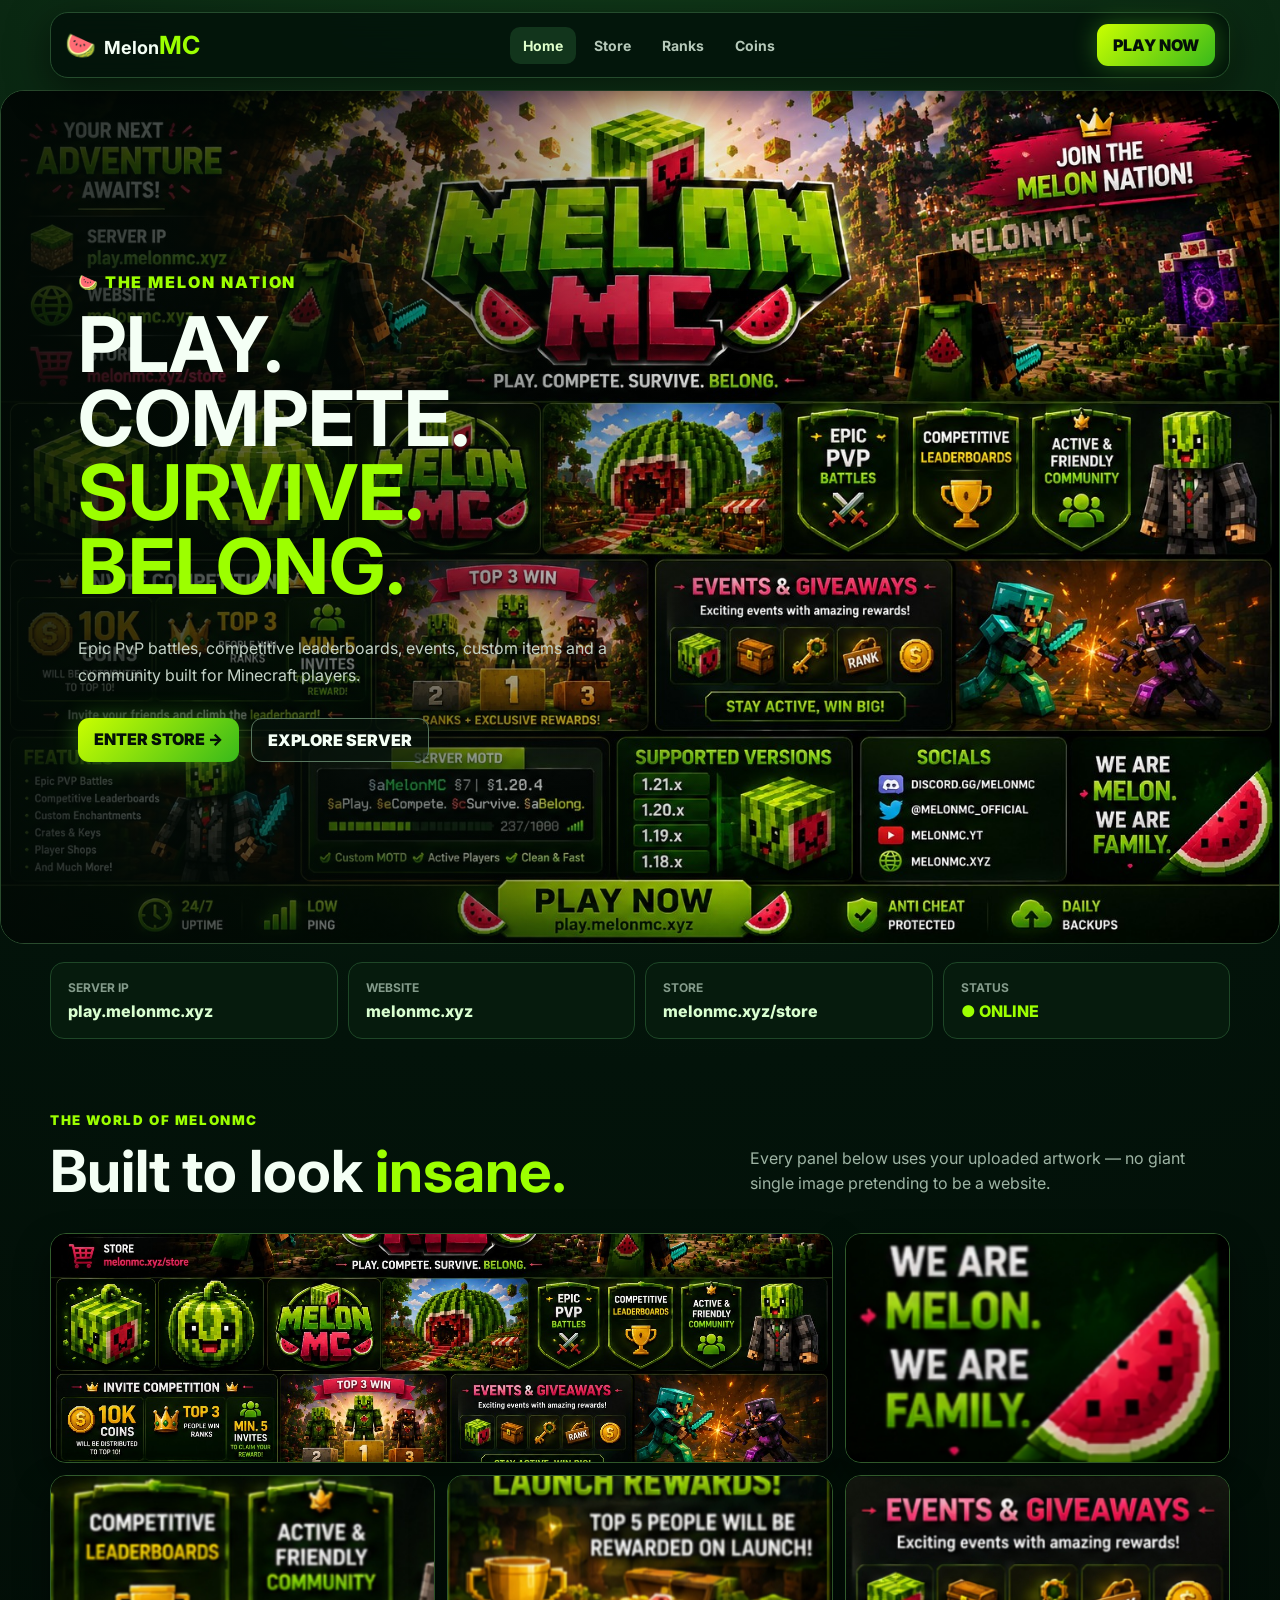
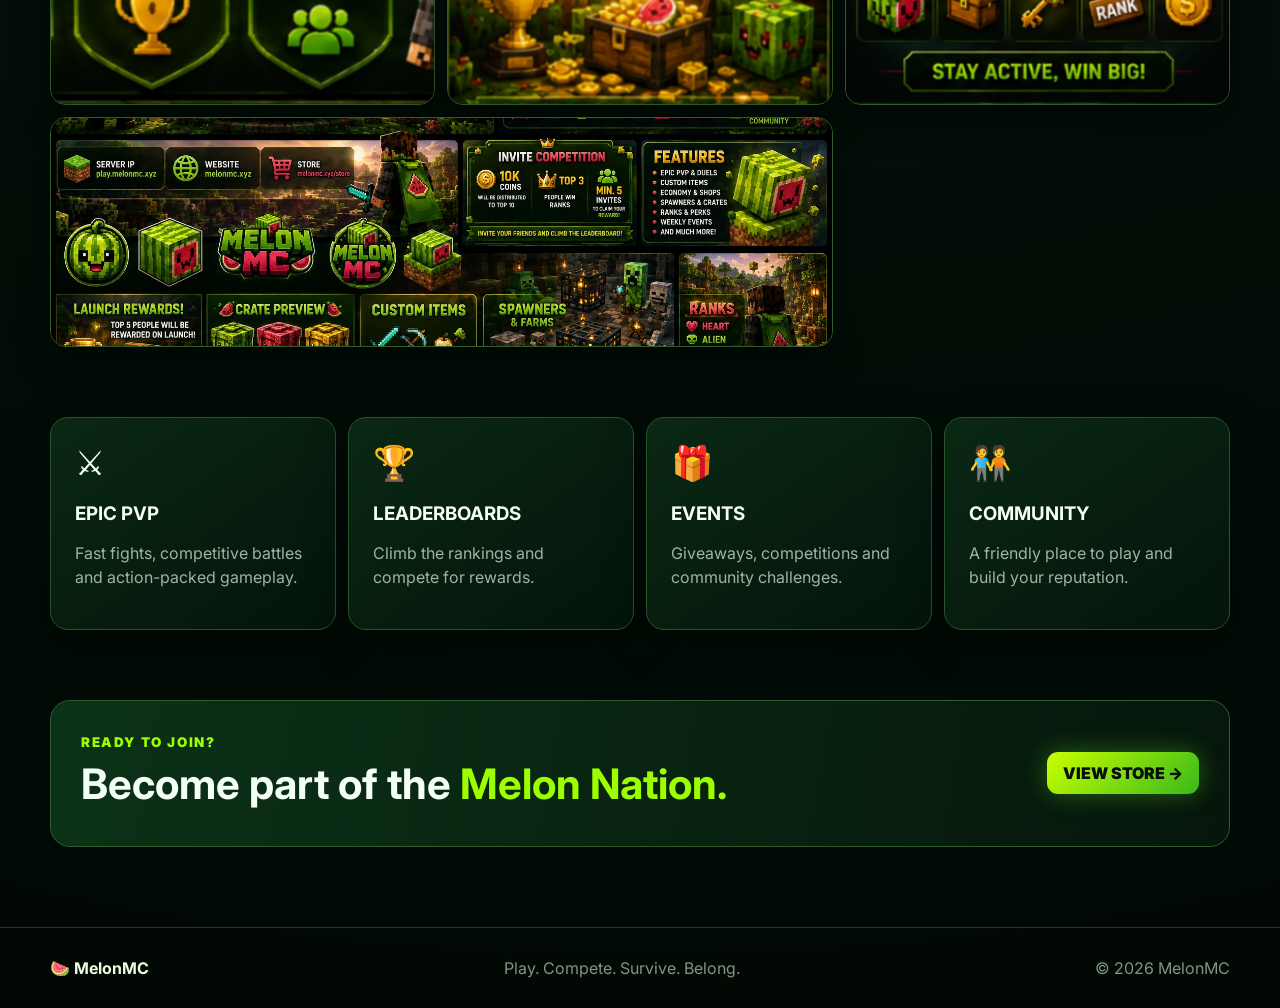
<file: index.html>
<!doctype html>
<html lang="en">
<head>
<meta charset="utf-8">
<meta name="viewport" content="width=device-width,initial-scale=1">
<title>MelonMC — Play. Compete. Survive. Belong.</title>
<link rel="stylesheet" href="style.css">
</head>
<body>
<div class="cursor-glow"></div>
<header class="nav">
  <a class="brand" href="index.html"><span>🍉</span><b>Melon<span>MC</span></b></a>
  <nav>
    <a class="active" href="index.html">Home</a>
    <a href="store.html">Store</a>
    <a href="ranks.html">Ranks</a>
    <a href="coins.html">Coins</a>
  </nav>
  <a class="play" href="https://melonmc.xyz">PLAY NOW</a>
</header>

<main>
<section class="hero">
  <img src="hero.png" alt="MelonMC server artwork">
  <div class="hero-overlay">
    <div class="eyebrow">🍉 THE MELON NATION</div>
    <h1>PLAY. COMPETE.<br><span>SURVIVE. BELONG.</span></h1>
    <p>Epic PvP battles, competitive leaderboards, events, custom items and a community built for Minecraft players.</p>
    <div class="buttons"><a class="btn primary" href="store.html">ENTER STORE →</a><a class="btn ghost" href="#features">EXPLORE SERVER</a></div>
  </div>
</section>

<section class="quick">
  <div><b>SERVER IP</b><span>play.melonmc.xyz</span></div>
  <div><b>WEBSITE</b><span>melonmc.xyz</span></div>
  <div><b>STORE</b><span>melonmc.xyz/store</span></div>
  <div><b>STATUS</b><span class="online">● ONLINE</span></div>
</section>

<section class="gallery">
  <div class="section-head"><div><small>THE WORLD OF MELONMC</small><h2>Built to look <span>insane.</span></h2></div><p>Every panel below uses your uploaded artwork — no giant single image pretending to be a website.</p></div>
  <div class="gallery-grid">
    <img class="wide" src="hero.png" alt="MelonMC world">
    <img src="family.png" alt="We are Melon family">
    <img src="feature-banners.webp" alt="MelonMC features">
    <img src="launch-rewards.webp" alt="Launch rewards">
    <img src="events.webp" alt="Events and giveaways">
    <img class="wide" src="feature-grid.png" alt="MelonMC feature grid">
  </div>
</section>

<section id="features" class="cards">
  <article><div class="icon">⚔️</div><h3>EPIC PVP</h3><p>Fast fights, competitive battles and action-packed gameplay.</p></article>
  <article><div class="icon">🏆</div><h3>LEADERBOARDS</h3><p>Climb the rankings and compete for rewards.</p></article>
  <article><div class="icon">🎁</div><h3>EVENTS</h3><p>Giveaways, competitions and community challenges.</p></article>
  <article><div class="icon">🧑‍🤝‍🧑</div><h3>COMMUNITY</h3><p>A friendly place to play and build your reputation.</p></article>
</section>

<section class="cta">
  <div><small>READY TO JOIN?</small><h2>Become part of the <span>Melon Nation.</span></h2></div>
  <a class="btn primary" href="store.html">VIEW STORE →</a>
</section>
</main>

<footer><b>🍉 MelonMC</b><span>Play. Compete. Survive. Belong.</span><span>© 2026 MelonMC</span></footer>
<script src="script.js"></script>
</body></html>
</file>
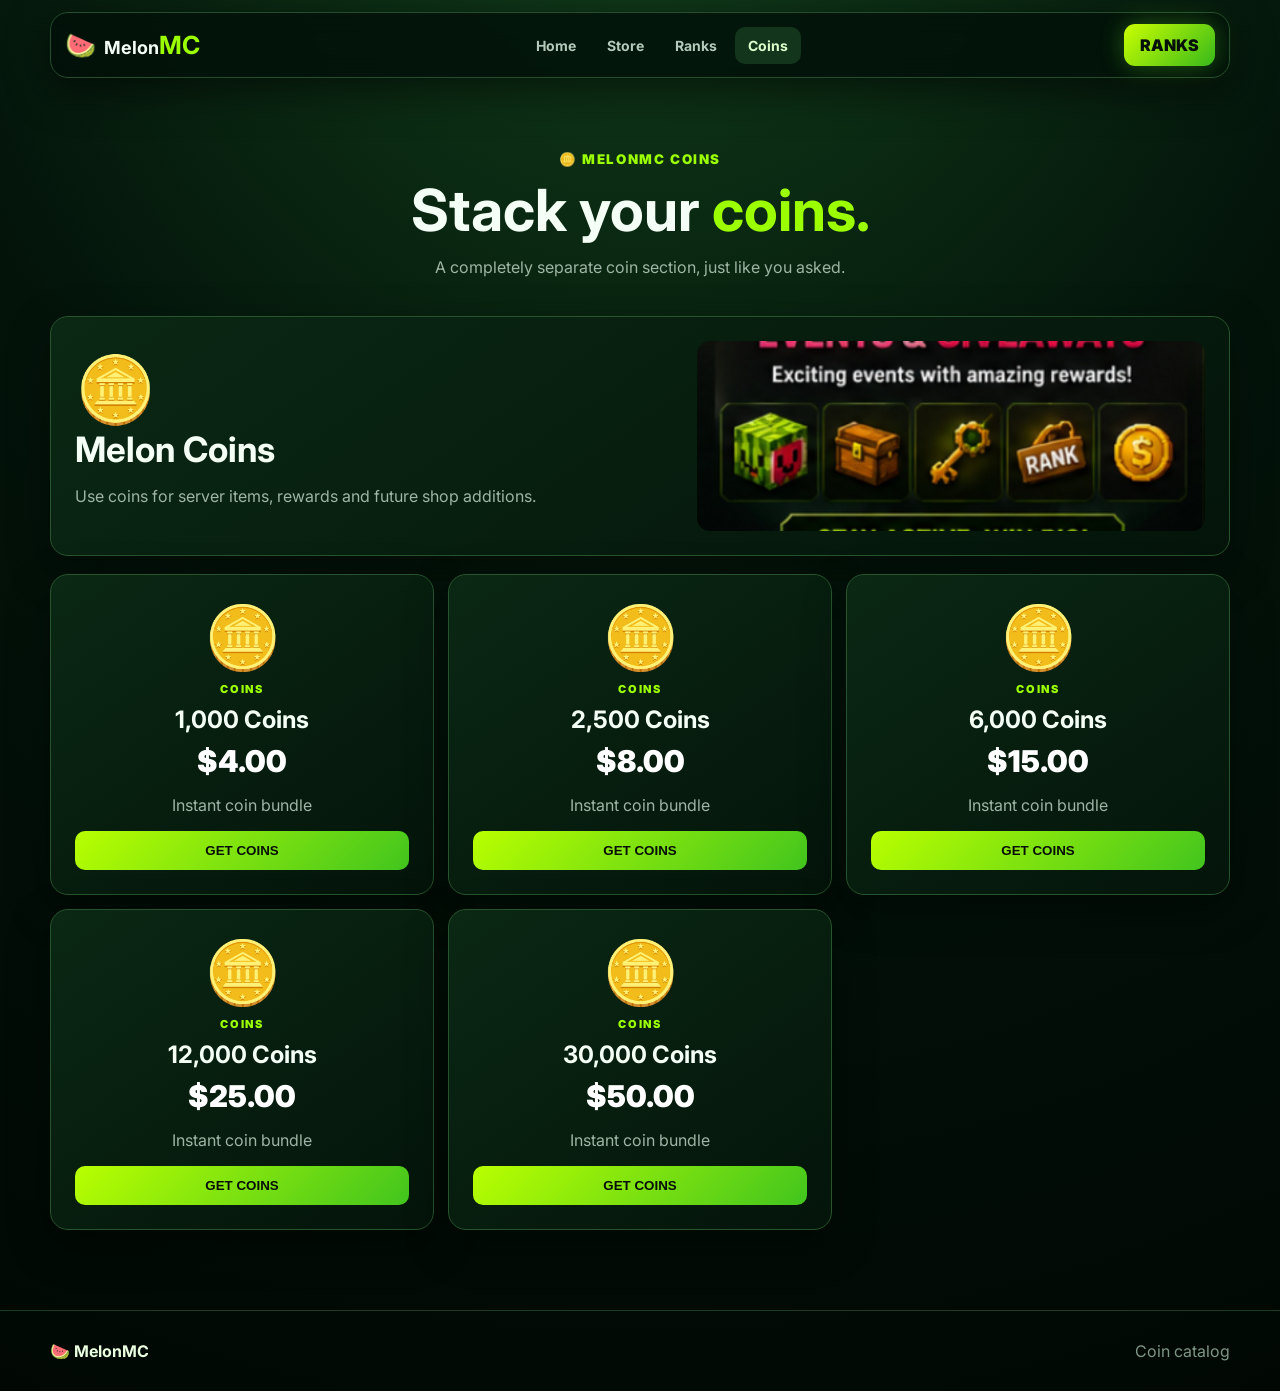
<file: coins.html>
<!doctype html><html lang="en"><head><meta charset="utf-8"><meta name="viewport" content="width=device-width,initial-scale=1"><title>MelonMC Coins</title><link rel="stylesheet" href="style.css"></head><body><div class="cursor-glow"></div>
<header class="nav"><a class="brand" href="index.html"><span>🍉</span><b>Melon<span>MC</span></b></a><nav><a href="index.html">Home</a><a href="store.html">Store</a><a href="ranks.html">Ranks</a><a class="active" href="coins.html">Coins</a></nav><a class="play" href="ranks.html">RANKS</a></header>
<main class="page"><div class="page-title"><small>🪙 MELONMC COINS</small><h1>Stack your <span>coins.</span></h1><p>A completely separate coin section, just like you asked.</p></div><div class="coin-hero"><div><div class="coin-symbol">🪙</div><h2>Melon Coins</h2><p>Use coins for server items, rewards and future shop additions.</p></div><img src="events.webp" alt="MelonMC rewards"></div><div class="products"><article class="product coin"><div class="coin-big">🪙</div><div class="tag">COINS</div><h2>1,000 Coins</h2><div class="price">$4.00</div><p>Instant coin bundle</p><button>GET COINS</button></article><article class="product coin"><div class="coin-big">🪙</div><div class="tag">COINS</div><h2>2,500 Coins</h2><div class="price">$8.00</div><p>Instant coin bundle</p><button>GET COINS</button></article><article class="product coin"><div class="coin-big">🪙</div><div class="tag">COINS</div><h2>6,000 Coins</h2><div class="price">$15.00</div><p>Instant coin bundle</p><button>GET COINS</button></article><article class="product coin"><div class="coin-big">🪙</div><div class="tag">COINS</div><h2>12,000 Coins</h2><div class="price">$25.00</div><p>Instant coin bundle</p><button>GET COINS</button></article><article class="product coin"><div class="coin-big">🪙</div><div class="tag">COINS</div><h2>30,000 Coins</h2><div class="price">$50.00</div><p>Instant coin bundle</p><button>GET COINS</button></article></div></main><footer><b>🍉 MelonMC</b><span>Coin catalog</span></footer><script src="script.js"></script></body></html>
</file>
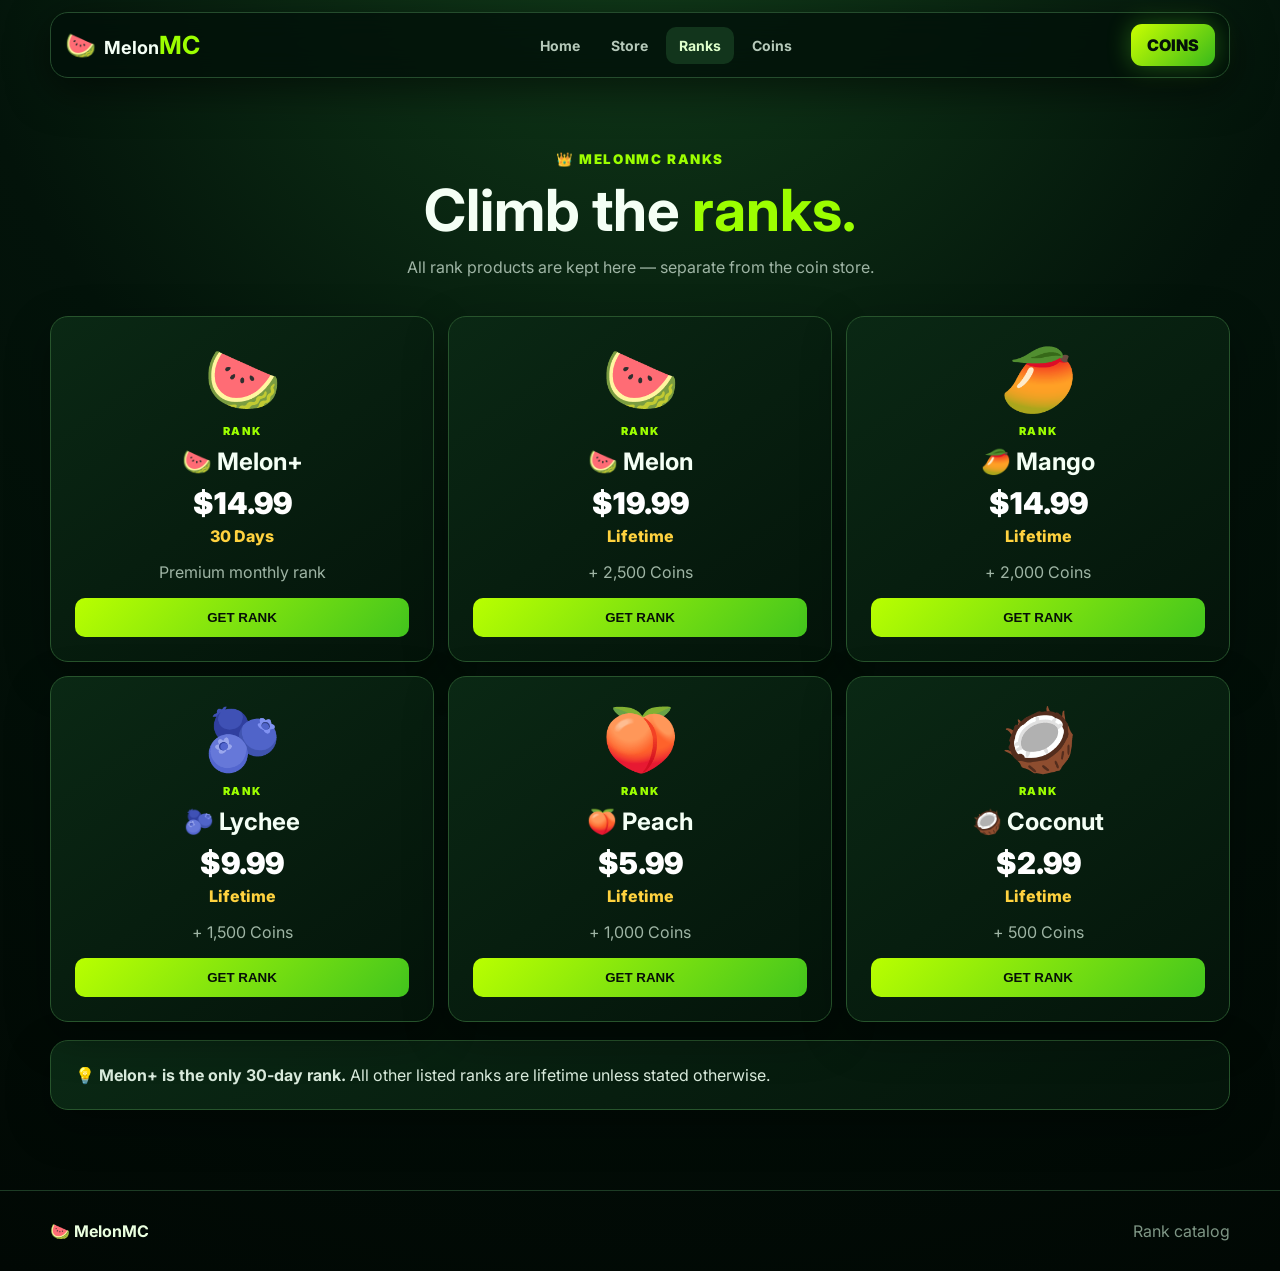
<file: ranks.html>
<!doctype html><html lang="en"><head><meta charset="utf-8"><meta name="viewport" content="width=device-width,initial-scale=1"><title>MelonMC Ranks</title><link rel="stylesheet" href="style.css"></head><body><div class="cursor-glow"></div>
<header class="nav"><a class="brand" href="index.html"><span>🍉</span><b>Melon<span>MC</span></b></a><nav><a href="index.html">Home</a><a href="store.html">Store</a><a class="active" href="ranks.html">Ranks</a><a href="coins.html">Coins</a></nav><a class="play" href="coins.html">COINS</a></header>
<main class="page"><div class="page-title"><small>👑 MELONMC RANKS</small><h1>Climb the <span>ranks.</span></h1><p>All rank products are kept here — separate from the coin store.</p></div><div class="products"><article class="product rank"><div class="product-icon">🍉</div><div class="tag">RANK</div><h2>🍉 Melon+</h2><div class="price">$14.99</div><div class="duration">30 Days</div><p>Premium monthly rank</p><button>GET RANK</button></article><article class="product rank"><div class="product-icon">🍉</div><div class="tag">RANK</div><h2>🍉 Melon</h2><div class="price">$19.99</div><div class="duration">Lifetime</div><p>+ 2,500 Coins</p><button>GET RANK</button></article><article class="product rank"><div class="product-icon">🥭</div><div class="tag">RANK</div><h2>🥭 Mango</h2><div class="price">$14.99</div><div class="duration">Lifetime</div><p>+ 2,000 Coins</p><button>GET RANK</button></article><article class="product rank"><div class="product-icon">🫐</div><div class="tag">RANK</div><h2>🫐 Lychee</h2><div class="price">$9.99</div><div class="duration">Lifetime</div><p>+ 1,500 Coins</p><button>GET RANK</button></article><article class="product rank"><div class="product-icon">🍑</div><div class="tag">RANK</div><h2>🍑 Peach</h2><div class="price">$5.99</div><div class="duration">Lifetime</div><p>+ 1,000 Coins</p><button>GET RANK</button></article><article class="product rank"><div class="product-icon">🥥</div><div class="tag">RANK</div><h2>🥥 Coconut</h2><div class="price">$2.99</div><div class="duration">Lifetime</div><p>+ 500 Coins</p><button>GET RANK</button></article></div><div class="notice">💡 <b>Melon+ is the only 30-day rank.</b> All other listed ranks are lifetime unless stated otherwise.</div></main><footer><b>🍉 MelonMC</b><span>Rank catalog</span></footer><script src="script.js"></script></body></html>
</file>
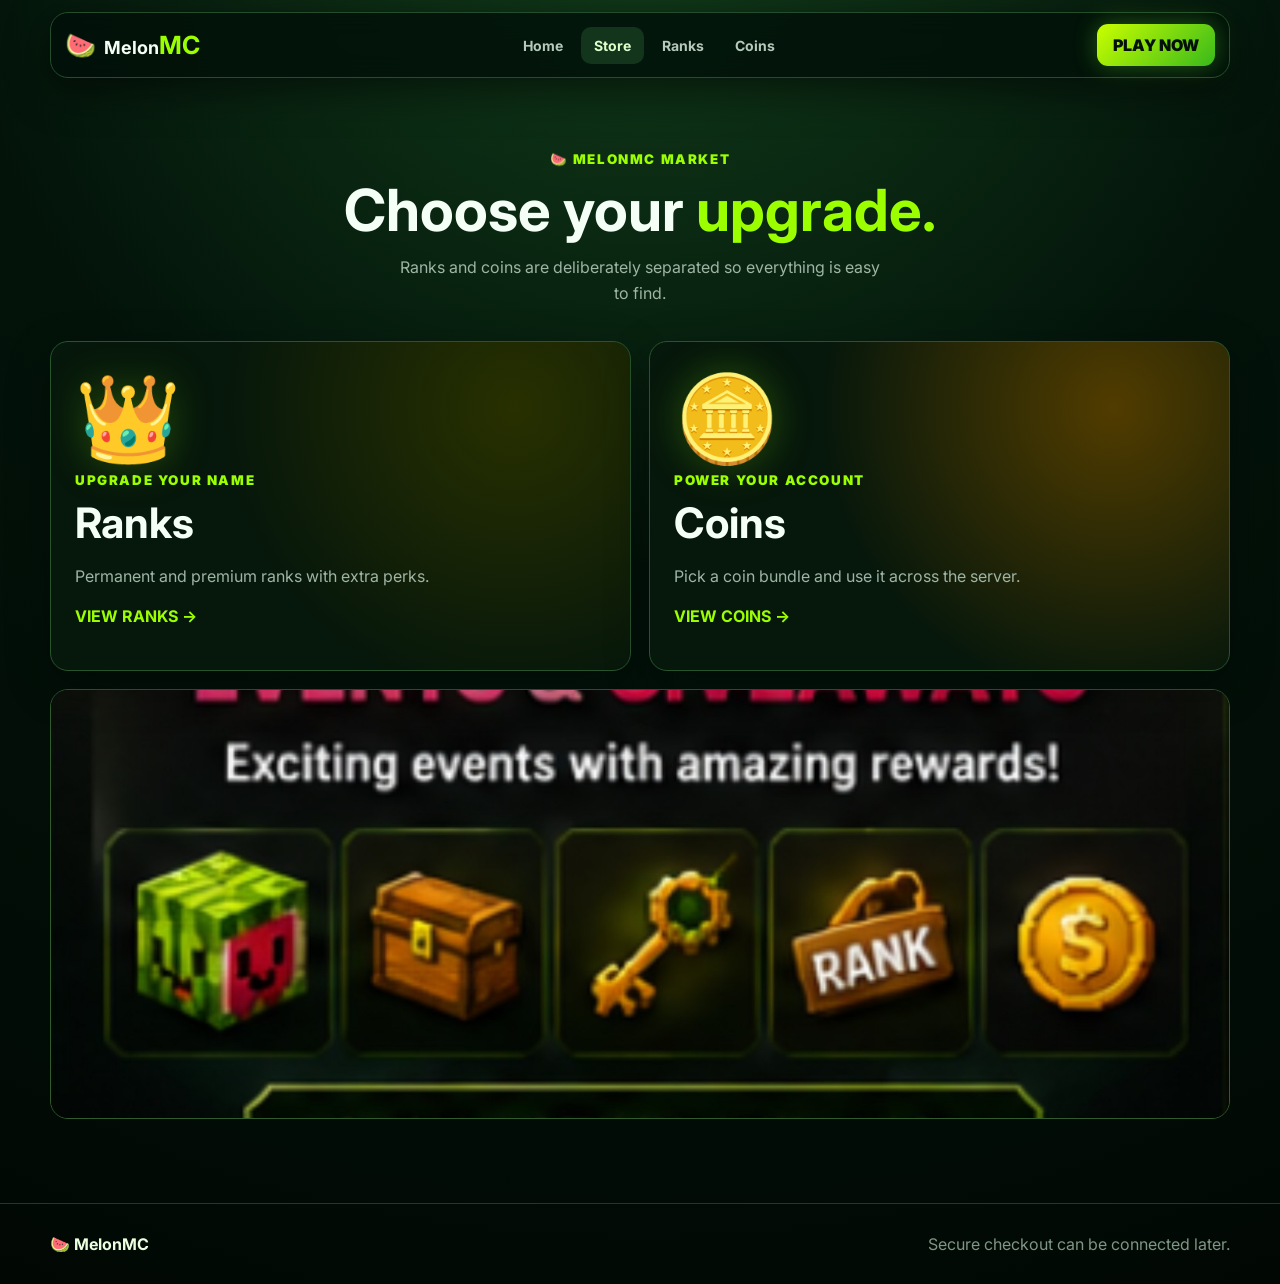
<file: store.html>
<!doctype html>
<html lang="en"><head><meta charset="utf-8"><meta name="viewport" content="width=device-width,initial-scale=1"><title>MelonMC Store</title><link rel="stylesheet" href="style.css"></head>
<body><div class="cursor-glow"></div>
<header class="nav"><a class="brand" href="index.html"><span>🍉</span><b>Melon<span>MC</span></b></a><nav><a href="index.html">Home</a><a class="active" href="store.html">Store</a><a href="ranks.html">Ranks</a><a href="coins.html">Coins</a></nav><a class="play" href="https://melonmc.xyz">PLAY NOW</a></header>
<main class="page">
<div class="page-title"><small>🍉 MELONMC MARKET</small><h1>Choose your <span>upgrade.</span></h1><p>Ranks and coins are deliberately separated so everything is easy to find.</p></div>
<div class="choice-grid">
<a class="choice rank-choice" href="ranks.html"><div class="choice-art">👑</div><small>UPGRADE YOUR NAME</small><h2>Ranks</h2><p>Permanent and premium ranks with extra perks.</p><strong>VIEW RANKS →</strong></a>
<a class="choice coin-choice" href="coins.html"><div class="choice-art">🪙</div><small>POWER YOUR ACCOUNT</small><h2>Coins</h2><p>Pick a coin bundle and use it across the server.</p><strong>VIEW COINS →</strong></a>
</div>
<div class="store-art"><img src="events.webp" alt="MelonMC store artwork"></div>
</main><footer><b>🍉 MelonMC</b><span>Secure checkout can be connected later.</span></footer><script src="script.js"></script></body></html>
</file>
<file: style.css>
@import url('https://fonts.googleapis.com/css2?family=Inter:wght@400;600;700;800;900&display=swap');
:root{--bg:#03130a;--panel:#071d10;--panel2:#0a2714;--green:#9cff00;--green2:#36d31b;--pink:#ff315b;--gold:#ffd23f;--text:#f4fff5;--muted:#9eb4a4}
*{box-sizing:border-box}html{scroll-behavior:smooth}body{margin:0;background:radial-gradient(circle at 50% -10%,#123f1b 0,#03130a 45%,#010804 100%);color:var(--text);font-family:Inter,system-ui,sans-serif;overflow-x:hidden}a{text-decoration:none;color:inherit}.nav{position:sticky;top:12px;z-index:20;margin:12px auto;width:min(1180px,calc(100% - 24px));padding:11px 14px;border:1px solid #254c2d;background:rgba(2,17,9,.82);backdrop-filter:blur(14px);border-radius:18px;display:flex;align-items:center;gap:22px;box-shadow:0 12px 40px #0008}.brand{display:flex;align-items:center;gap:8px;font-size:18px;white-space:nowrap}.brand span{font-size:25px}.brand b span{color:var(--green)}nav{display:flex;gap:5px;flex:1;justify-content:center}nav a{padding:10px 13px;border-radius:10px;color:#b6c9ba;font-weight:700;font-size:14px}nav a:hover,nav .active{background:#12351c;color:#dfffcb}.play,.btn{font-weight:900;border-radius:11px;padding:11px 16px}.play,.primary{background:linear-gradient(135deg,#caff00,#38b91b);color:#041008;box-shadow:0 0 25px #65f32655}.hero{position:relative;width:min(1450px,100%);margin:0 auto;border-radius:24px;overflow:hidden;min-height:540px;border:1px solid #294b2d}.hero>img{width:100%;height:100%;min-height:540px;object-fit:cover;display:block}.hero-overlay{position:absolute;inset:0;padding:clamp(30px,6vw,80px);display:flex;flex-direction:column;justify-content:center;max-width:760px;background:linear-gradient(90deg,#020b06dd 0%,#020b0680 55%,transparent 100%)}.eyebrow,small{color:var(--green);font-weight:900;letter-spacing:.12em}.hero h1{font-size:clamp(38px,6vw,78px);line-height:.96;margin:16px 0}.hero h1 span,h1 span,h2 span{color:var(--green)}.hero p{color:#c4d3c7;line-height:1.7;max-width:600px}.buttons{display:flex;gap:12px;margin-top:12px}.ghost{border:1px solid #58765e;background:#07150c99}.quick{width:min(1180px,calc(100% - 28px));margin:18px auto;display:grid;grid-template-columns:repeat(4,1fr);gap:10px}.quick div{background:#061b0d;border:1px solid #1e4727;border-radius:14px;padding:17px}.quick b{display:block;font-size:12px;color:#849b8b}.quick span{display:block;margin-top:6px;color:#d9ffd0;font-weight:800}.online{color:var(--green)!important}.gallery,.cards,.cta,.page{width:min(1180px,calc(100% - 28px));margin:70px auto}.section-head{display:flex;justify-content:space-between;gap:30px;align-items:end;margin-bottom:20px}.section-head h2,.page-title h1{font-size:clamp(34px,5vw,58px);margin:7px 0}.section-head p,.page-title p{color:var(--muted);max-width:480px;line-height:1.6}.gallery-grid{display:grid;grid-template-columns:repeat(3,1fr);gap:12px}.gallery-grid img{width:100%;height:230px;object-fit:cover;border:1px solid #315b2b;border-radius:16px;box-shadow:0 15px 35px #0007}.gallery-grid .wide{grid-column:span 2}.cards{display:grid;grid-template-columns:repeat(4,1fr);gap:12px}.cards article,.choice,.product,.notice,.coin-hero{background:linear-gradient(145deg,#0a2814,#04140a);border:1px solid #27542c;border-radius:18px;padding:24px;box-shadow:0 15px 45px #0005}.icon{font-size:34px}.cards h3{margin-bottom:8px}.cards p{color:var(--muted);line-height:1.5}.cta{display:flex;align-items:center;justify-content:space-between;padding:30px;border:1px solid #315b2f;border-radius:20px;background:linear-gradient(100deg,#0b3217,#06160b)}.cta h2{font-size:clamp(25px,4vw,42px);margin:7px 0}.page{min-height:70vh}.page-title{text-align:center;margin:55px auto 35px}.page-title p{margin:10px auto}.choice-grid{display:grid;grid-template-columns:1fr 1fr;gap:18px}.choice{display:block;min-height:330px;transition:.25s;position:relative;overflow:hidden}.choice:hover,.product:hover{transform:translateY(-5px);border-color:#7ee832}.choice-art{font-size:85px;filter:drop-shadow(0 0 20px #8cff0040)}.choice h2{font-size:42px;margin:8px 0}.choice p{color:var(--muted);max-width:440px;line-height:1.6}.choice strong{color:var(--green)}.rank-choice{background:radial-gradient(circle at 80% 20%,#283000,#06170b 55%)}.coin-choice{background:radial-gradient(circle at 80% 20%,#513c00,#06170b 55%)}.store-art{margin-top:18px}.store-art img{width:100%;max-height:430px;object-fit:cover;border-radius:18px;border:1px solid #315b2f}.products{display:grid;grid-template-columns:repeat(3,1fr);gap:14px}.product{transition:.25s;text-align:center}.product-icon,.coin-big{font-size:62px;margin-bottom:8px}.tag{font-size:11px;color:var(--green);font-weight:900;letter-spacing:.15em}.product h2{margin:9px 0}.price{font-size:30px;font-weight:900;color:#fff}.duration{color:var(--gold);font-weight:800;margin:5px}.product p{color:var(--muted)}button{width:100%;padding:12px;border:0;border-radius:10px;background:linear-gradient(135deg,#b9ff00,#42c51e);font-weight:900;color:#061007;cursor:pointer}.notice{margin-top:18px;color:#d8e9db}.coin-hero{display:flex;align-items:center;justify-content:space-between;gap:20px;margin-bottom:18px}.coin-hero img{width:45%;height:190px;object-fit:cover;border-radius:13px}.coin-symbol{font-size:65px}.coin-hero h2{font-size:35px;margin:0}.coin-hero p{color:var(--muted)}footer{border-top:1px solid #1d3c25;margin-top:80px;padding:30px max(20px,calc((100% - 1180px)/2));display:flex;gap:25px;justify-content:space-between;color:#7e9685}footer b{color:#eaffdf}.cursor-glow{position:fixed;z-index:30;pointer-events:none;width:180px;height:180px;border-radius:50%;background:radial-gradient(circle,#8cff0025,transparent 68%);transform:translate(-50%,-50%);left:-200px;top:-200px;mix-blend-mode:screen}.trail{position:fixed;z-index:29;pointer-events:none;width:8px;height:8px;border-radius:50%;background:#b7ff32;box-shadow:0 0 15px #9cff00;animation:fade .55s ease-out forwards}@keyframes fade{to{transform:scale(0);opacity:0}}@media(max-width:800px){.nav{flex-wrap:wrap;justify-content:center}.brand{margin-right:auto}nav{order:3;width:100%;overflow:auto;justify-content:flex-start}.play{font-size:12px}.hero,.hero>img{min-height:500px}.hero-overlay{padding:28px;background:linear-gradient(90deg,#020b06e8,#020b0670,transparent)}.quick,.cards,.products{grid-template-columns:1fr 1fr}.gallery-grid{grid-template-columns:1fr 1fr}.gallery-grid .wide{grid-column:span 2}.section-head,.cta,.coin-hero{display:block}.coin-hero img{width:100%;margin-top:18px}.choice-grid{grid-template-columns:1fr}}@media(max-width:500px){.quick,.cards,.products,.gallery-grid{grid-template-columns:1fr}.gallery-grid .wide{grid-column:auto}.gallery-grid img{height:210px}.buttons{flex-direction:column}.hero h1{font-size:42px}.page{margin-top:35px}.choice h2{font-size:35px}footer{flex-direction:column;gap:10px}.nav{top:5px;margin-top:5px}}
</file>
